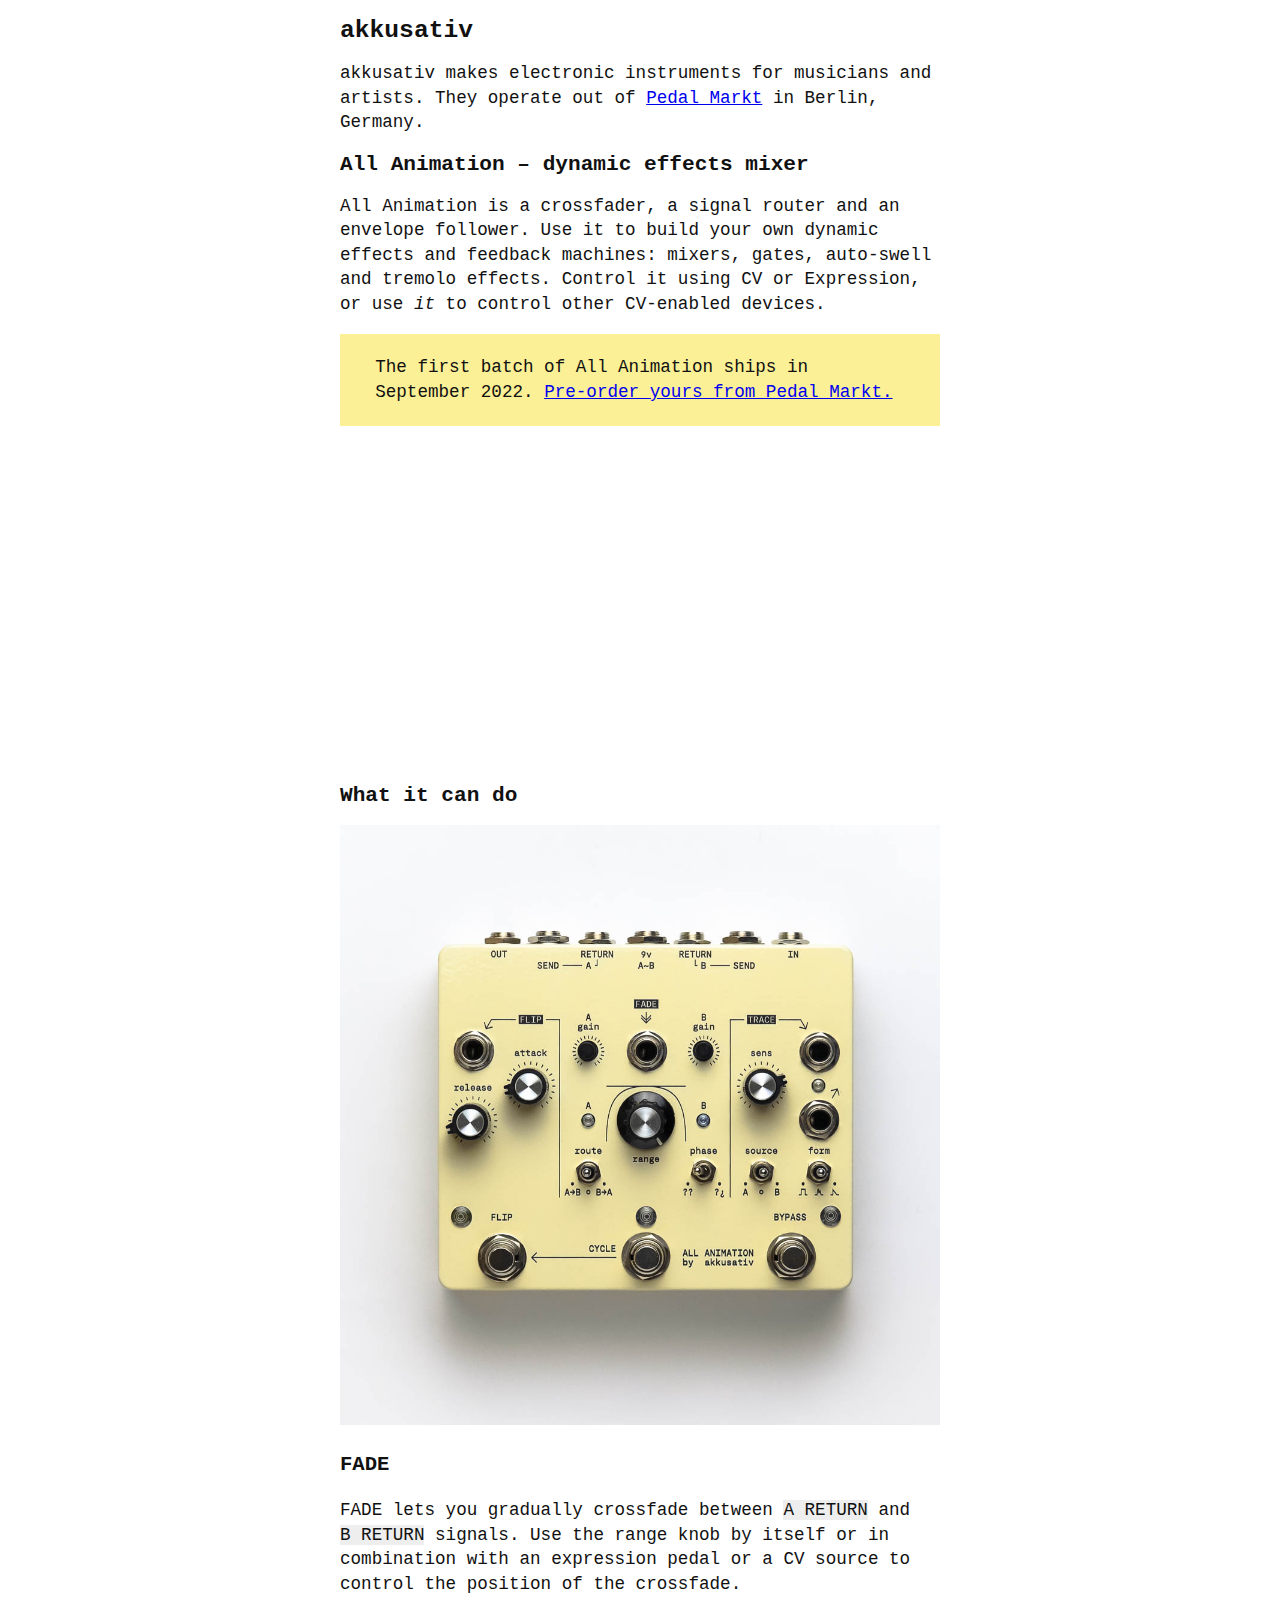
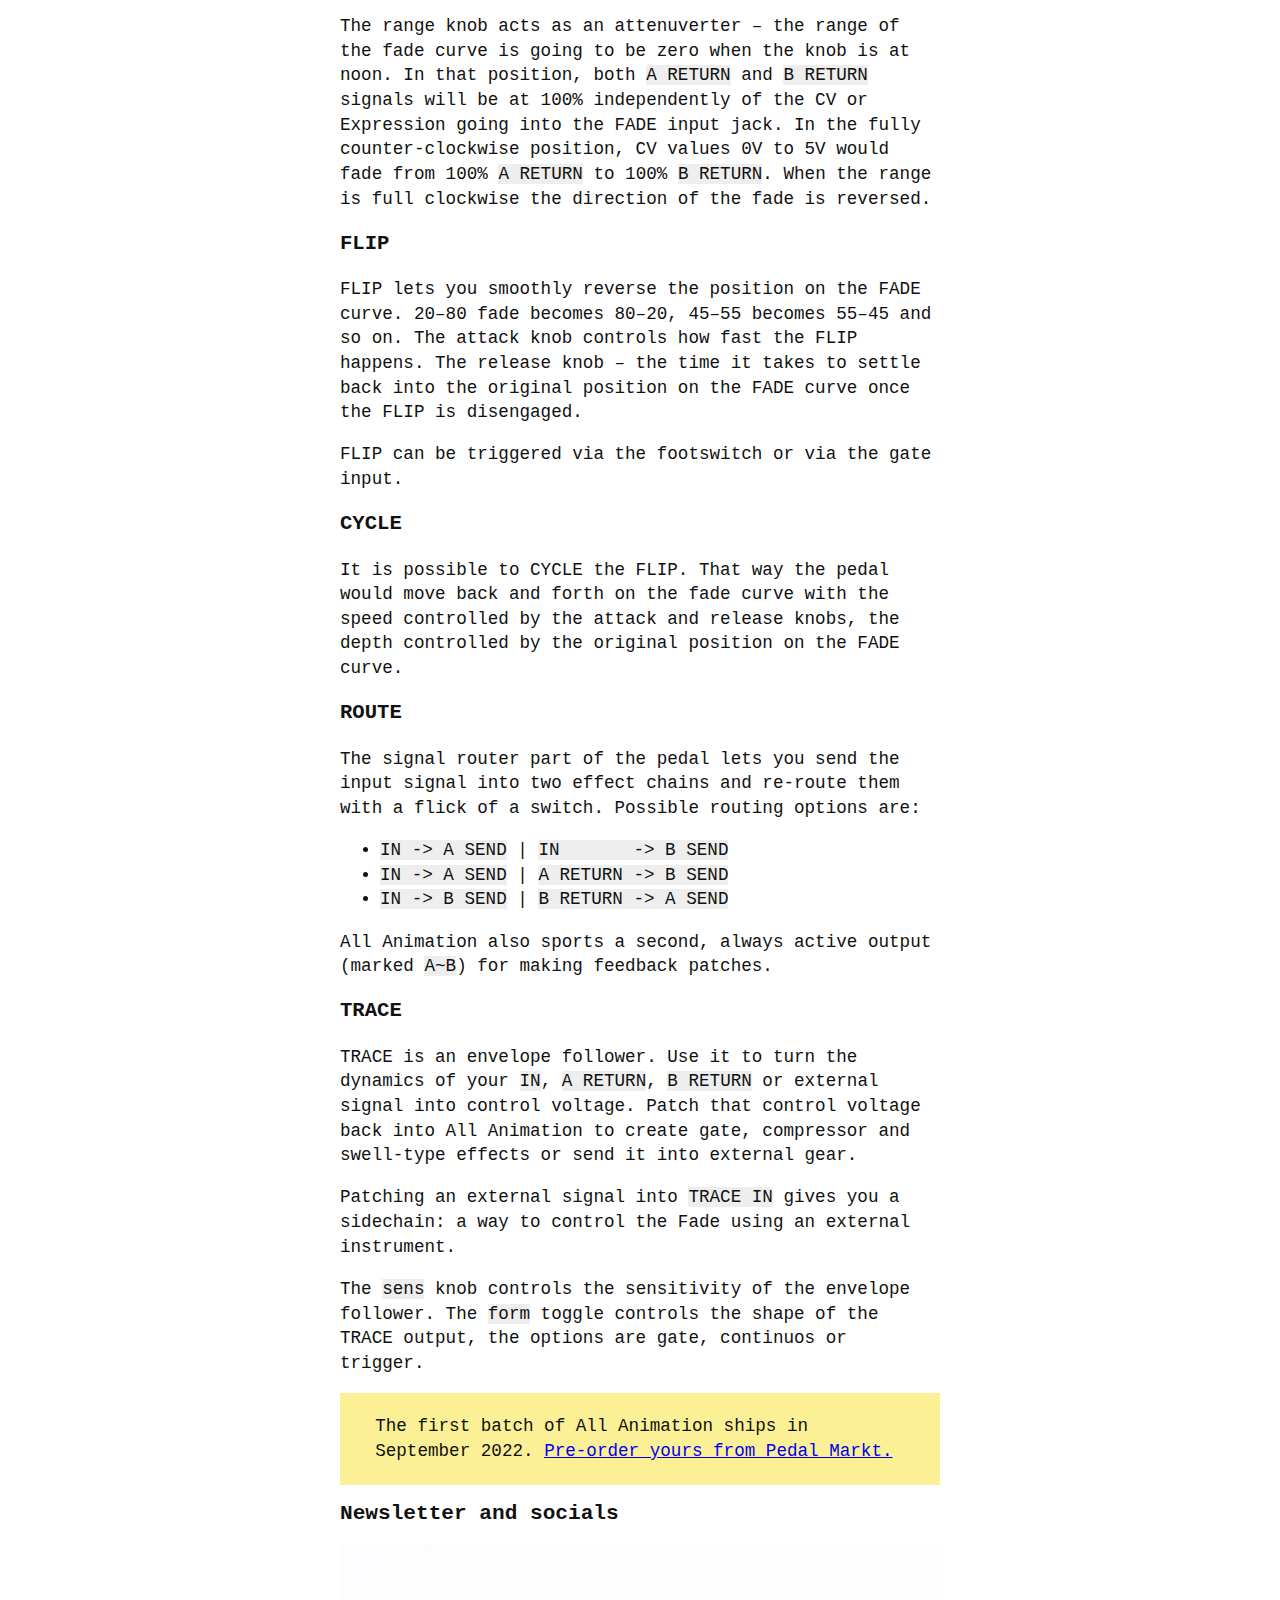
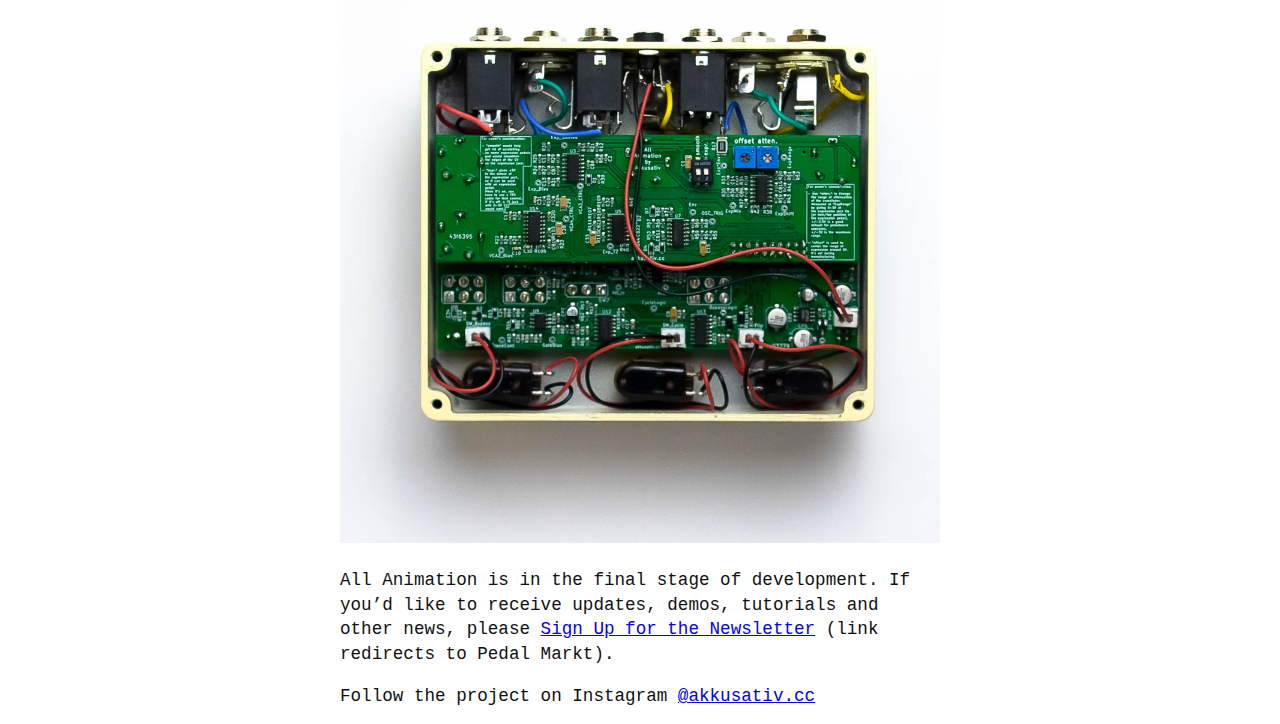
<file: index.html>
<!DOCTYPE html>
<html lang="EN">
<head>
  <meta charset="utf-8" />
  <meta http-equiv="X-UA-Compatible" content="IE=edge,chrome=1" />
  <title>All Animation by akkusativ</title>
  <meta name="viewport" content="width=device-width, initial-scale=1.0" />
  <style id="mkstylesheet">
*, *:after, *:before {
  box-sizing: border-box;
}

html {
  font-size: 1.1em;
  --black: #111;
  --grey0: #eeeeee;
}

#wrapper {
  font-size: 1em;
  font-family: Moderat Mono, Fira Code, monospace;
  font-weight: 400;
  max-width: 600px !important;
  margin: auto;
  color: var(--black);
  line-height: 1.4em;
}

#wrapper h1 {
  line-height: 1.1em;
  font-weight: 600;
  font-size: 1.4em;
}

#wrapper h2 {
  font-size: 1.2em;
  font-weight: 600;
  line-height: 1.1em;
  font-weight: medium;
}


#wrapper figure {
  margin: auto;
}

@media (max-width: 600px) {
  #wrapper {
    margin: 0px 16px;
  }
}

@media (max-width: 400px) {
  #wrapper {
    margin: 0px 8px;
  }
}

#wrapper p {
  font-weight: 500;
}

pre, code {
  font-family: Moderat Mono, Fira Code, monospace;
  white-space: pre;
  background-color: var(--grey0);
}

img {
  max-width: 100%;
  padding: 0;
  margin: 0;
}

blockquote {
  background: #fbf096;
  margin: 0;
  padding: 0.2em 2em;
}

iframe {
  /* min-width: 560px; */
  min-height: 315px;
  width: 100%;
}
#mkreplaced-toc{list-style-position:inside;padding:0;margin:0 0 0 1rem;list-style-type:none}#mkreplaced-toc li::before{content:''}#mkreplaced-toc li{font-size:1rem;line-height:1.25;font-weight:normal}#mkreplaced-toc li ul{font-size:1.3rem;font-weight:300;padding:.5rem 0;margin:0 0 0 1rem}#mkreplaced-toc li.missing{list-style-type:none !important}#mkreplaced-toc.max-1 ul,#mkreplaced-toc.max1 ul{display:none}#mkreplaced-toc.max-2 ul ul,#mkreplaced-toc.max2 ul ul{display:none}#mkreplaced-toc.max-3 ul ul ul,#mkreplaced-toc.max3 ul ul ul{display:none}#mkreplaced-toc.max-4 ul ul ul ul,#mkreplaced-toc.max4 ul ul ul ul{display:none}#mkreplaced-toc.max-5 ul ul ul ul ul,#mkreplaced-toc.max5 ul ul ul ul ul{display:none}.mk-rtl{direction:rtl;text-align:right}body.mkkatex-number-equations{counter-reset:eqnum}body.mkkatex-number-equations .katex-display{position:relative}body.mkkatex-number-equations .katex-display::after{counter-increment:eqnum;content:"(" counter(eqnum) ")";position:absolute;left:0;top:25%}body.mkkatex-number-equations.mkkatex-number-equations-right .katex-display::after{right:0;left:auto}.mkprinting,.mkprinting #wrapper{height:auto;margin-bottom:0;padding-bottom:0}.hideProgress #generated-toc,.hideProgress #firstdiff,.hideProgress #toc-title,.hideProgress #mkdocumentprogress,.hideProgress #mkincludechart,.hideProgress #mkprogressbar1,.hideProgress #mkprogressbar2,.hideProgress b.bookmark,.hideProgress .mkscrollmeter,.hideProgress #alllinks,.hideProgress #criticnav,.hideProgress .popup,.hideProgress #progressindicator,.hideProgress #mkautoscroll,.mkprinting #generated-toc,.mkprinting #firstdiff,.mkprinting #toc-title,.mkprinting #mkdocumentprogress,.mkprinting #mkincludechart,.mkprinting #mkprogressbar1,.mkprinting #mkprogressbar2,.mkprinting b.bookmark,.mkprinting .mkscrollmeter,.mkprinting #alllinks,.mkprinting #criticnav,.mkprinting .popup,.mkprinting #progressindicator,.mkprinting #mkautoscroll{display:none !important}.hideProgress .mkstyledtag,.mkprinting .mkstyledtag{display:none}.mkcolor-grammar-error,.mkcolor-spell-error{background:none;border-bottom:none}.mkprinting.mkshowcomments .mkstyledtag{display:inline;background:#ccc;padding:3px 9px;border-radius:20px;font-size:1}@media print{body{background:white;line-height:1.4}html,body,#wrapper{-moz-box-shadow:none;-webkit-box-shadow:none;box-shadow:none;-webkit-perspective:none !important;-webkit-text-size-adjust:none;border:0;box-sizing:border-box;float:none;margin:0;max-width:100%;padding:0;margin-top:0;width:auto}.critic #wrapper mark.crit{background-color:#fffd38 !important;text-decoration:none;color:#000}h1,h2,h3,h4,h5,h6{page-break-after:avoid}p,h2,h3{orphans:3;widows:3}section{page-break-before:avoid}pre>code{white-space:pre;word-break:break-word}#generated-toc,#firstdiff,#toc-title,#mkdocumentprogress,#mkincludechart,#mkprogressbar1,#mkprogressbar2,.mkscrollmeter,#alllinks,.popup{display:none !important}.suppressprintlinks a{border-bottom:none !important;color:inherit !important;cursor:default !important;text-decoration:none !important}.hrefafterlinktext #wrapper a:link:after,.hrefafterlinktext #wrapper a:visited:after{content:" (" attr(href) ") ";font-size:90%;opacity:.9}.nocodebreak pre{page-break-inside:avoid}img,table,figure{page-break-inside:avoid}.breakfootnotes .footnotes{page-break-before:always}.breakfootnotes .footnotes hr{display:none}#mktoctitle{display:block}#print-title{border-bottom:solid 1px #666;display:block}#wrapper pre{white-space:pre;white-space:pre-wrap;word-wrap:break-word}#wrapper #generated-toc-clone,#wrapper #mkreplaced-toc{display:block}.task-list{padding-left:3.3rem}.mkstyle--ink .task-list,.mkstyle--swiss .task-list{padding-left:3.3rem !important}.mkstyle--upstandingcitizen .task-list,.mkstyle--github .task-list{padding-left:3.6rem !important}.mkstyle--manuscript .task-list{padding-left:2.4rem !important}.mkstyle--amblin .task-list{padding-left:2.1rem !important}.mkstyle--grump .task-list{padding-left:1rem !important}.mkstyle--grump .task-list .task-list-item-checkbox{left:0 !important}.task-list .task-list-item{list-style-type:none !important;left:auto}.task-list .task-list-item .task-list-item-checkbox{-webkit-appearance:none;position:relative;left:auto}.task-list .task-list-item .task-list-item-checkbox:before{border:solid 1px #aaa;border-radius:2px;color:white;content:' ';display:block;font-weight:bold;height:1em;left:-1rem;line-height:1;position:absolute;text-align:center;top:-.75em;width:1em}.task-list .gh-complete.task-list-item .task-list-item-checkbox:before{background:#838387;content:'\2713'}}
#wrapper #generated-toc-clone,#wrapper #mkreplaced-toc,#wrapper #generated-toc-clone ul,#wrapper #mkreplaced-toc ul{list-style-position:inside}#wrapper #generated-toc-clone li.missing,#wrapper #mkreplaced-toc li.missing{list-style-type: none!important}#wrapper #generated-toc-clone ul,#wrapper #mkreplaced-toc ul{list-style-type: upper-roman}#wrapper #generated-toc-clone>ul>li>ul,#wrapper #mkreplaced-toc>li>ul {list-style-type: decimal}#wrapper #generated-toc-clone>ul>li>ul>li>ul,#wrapper #mkreplaced-toc>li>ul>li>ul{list-style-type: decimal-leading-zero}#wrapper #generated-toc-clone>ul>li>ul>li>ul>li>ul,#wrapper #mkreplaced-toc>li>ul>li>ul>li>ul{list-style-type: lower-greek}#wrapper #generated-toc-clone>ul>li>ul>li>ul>li>ul>li>ul,#wrapper #mkreplaced-toc>li>ul>li>ul>li>ul>li>ul{list-style-type: disc}#wrapper #generated-toc-clone>ul>li>ul>li>ul>li>ul>li>ul>li>ul,#wrapper #mkreplaced-toc>li>ul>li>ul>li>ul>li>ul>li>ul{list-style-type: square}#wrapper #generated-toc-clone,#wrapper #mkreplaced-toc{}
</style>

<style id="mkprintstyles">@media print{#wrapper #generated-toc-clone,#generated-toc{display:none!important}
html,body,#wrapper{font-size:10pt!important}
}
</style>


  </head>
<body class="normal">
  <div id="wrapper">
<h1 id="akkusativ">akkusativ</h1>

<p>akkusativ makes electronic instruments for musicians and
artists. They operate out of <a href="https://pedalmarkt.com">Pedal
Markt</a> in Berlin, Germany.</p>

<h2 id="allanimation%E2%80%93dynamiceffectsmixer">All Animation – dynamic effects mixer</h2>

<p>All Animation is a crossfader, a signal router and an
envelope follower. Use it to build your own dynamic effects
and feedback machines: mixers, gates, auto-swell and tremolo
effects. Control it using CV or Expression, or use <em>it</em> to
control other CV-enabled devices.</p>

<blockquote>
<p>The first batch of All Animation ships in September 2022.
<a href="https://pedalmarkt.com/products/akkusativ-all-animation-dynamic-effects-mixer">Pre-order yours from Pedal Markt.</a></p>
</blockquote>

<p><iframe src="https://www.youtube.com/embed/BSyvsNLPxbg" title="YouTube video player" frameborder="0" allow="accelerometer; autoplay; clipboard-write; encrypted-media; gyroscope; picture-in-picture" allowfullscreen></iframe></p>

<h2 id="whatitcando">What it can do</h2>

<p><a href="/img/outside_1000.jpg">
<figure>
 <img
    srcset="img/outside_400.jpg 400w,
            img/outside_600.jpg 600w,
            img/outside_1000.jpg 1000w"
    sizes="(max-width: 400px) 400px, (max-width: 600px) 600px, 1000px"
    src="img/outside_1000.jpg"
    alt="All Animation pedal picture from above"
  />
</figure>
</a></p>

<h3 id="fade">FADE</h3>

<p>FADE lets you gradually crossfade between <code>A RETURN</code> and
<code>B RETURN</code> signals. Use the range knob by itself or in
combination with an expression pedal or a CV source to
control the position of the crossfade.</p>

<p>The range knob acts as an attenuverter – the range of the
fade curve is going to be zero when the knob is at noon.
In that position, both <code>A RETURN</code> and <code>B RETURN</code> signals will
be at 100% independently of the CV or Expression going into
the FADE input jack. In the fully counter-clockwise position,
CV values 0V to 5V would fade from 100% <code>A RETURN</code> to 100%
<code>B RETURN</code>. When the range is full clockwise the direction
of the fade is reversed.</p>

<h3 id="flip">FLIP</h3>

<p>FLIP lets you smoothly reverse the position on the FADE
curve. 20&#8211;80 fade becomes 80&#8211;20, 45&#8211;55 becomes 55&#8211;45 and so on.
The attack knob controls how fast the FLIP happens. The
release knob – the time it takes to settle back into the
original position on the FADE curve once the FLIP is
disengaged.</p>

<p>FLIP can be triggered via the footswitch or via the gate
input.</p>

<h3 id="cycle">CYCLE</h3>

<p>It is possible to CYCLE the FLIP. That way the pedal would
move back and forth on the fade curve with the speed
controlled by the attack and release knobs, the depth
controlled by the original position on the FADE curve.</p>

<h3 id="route">ROUTE</h3>

<p>The signal router part of the pedal lets you send the input
signal into two effect chains and re-route them with a flick
of a switch. Possible routing options are:</p>

<ul>
<li><code>IN -&gt; A SEND</code> | <code>IN       -&gt; B SEND</code></li>
<li><code>IN -&gt; A SEND</code> | <code>A RETURN -&gt; B SEND</code></li>
<li><code>IN -&gt; B SEND</code> | <code>B RETURN -&gt; A SEND</code></li>
</ul>

<p>All Animation also sports a second, always active output
(marked <code>A~B</code>) for making feedback patches.</p>

<h3 id="trace">TRACE</h3>

<p>TRACE is an envelope follower. Use it to turn the
dynamics of your <code>IN</code>, <code>A RETURN</code>, <code>B RETURN</code> or external
signal into control voltage. Patch that control voltage
back into All Animation to create gate, compressor and
swell-type effects or send it into external gear.</p>

<p>Patching an external signal into <code>TRACE IN</code> gives
you a sidechain: a way to control the Fade using an
external instrument.</p>

<p>The <code>sens</code> knob controls the sensitivity of the envelope
follower. The <code>form</code> toggle controls the shape of the TRACE
output, the options are gate, continuos or trigger.</p>
<!--
The original idea was to make an ABY pedal that can blend
the A and B signals continuously, instead of only having
full A, full B or (A + B) options. With All Animation you
can use an expression pedal or a CV source to mix the two
signals dynamically.

The crossfader part of the pedal uses a slow-fade curve to
make the transition sound smooth. Both channels are at 100%
volume in the middle of the fade. As you go from the center
towards one of the ends of the curve, one of the channels
stays at 100% volume while the other gets exponentially
quieter. That helps avoid volume drops and the crossfade
sounds more natural compared to for example a linear curve.
-->

<blockquote>
<p>The first batch of All Animation ships in September 2022.
<a href="https://pedalmarkt.com/products/akkusativ-all-animation-dynamic-effects-mixer">Pre-order yours from Pedal Markt.</a></p>
</blockquote>

<h2 id="newsletterandsocials">Newsletter and socials</h2>
<figure>
 <img
    srcset="img/inside_400.jpg 400w,
            img/inside_600.jpg 600w,
            img/inside_1000.jpg 1000w"
    sizes="(max-width: 400px) 400px, (max-width: 600px) 600px, 1000px"
    src="img/inside_1000.jpg"
    alt="All Animation pedal on the inside"
  />
</figure>

<p>All Animation is in the final stage of development. If you&#8217;d
like to receive updates, demos, tutorials and other news,
please <a href="https://pedalmarkt.com/pages/get-updates-from-akkusativ">Sign Up for the Newsletter</a>
(link redirects to Pedal Markt).</p>

<p>Follow the project on Instagram <a href="https://instagram.com/akkusativ.cc">@akkusativ.cc</a></p>
<!-- ##END MARKED WRAPPER## -->
    </div>
</body>
</html>
</file>
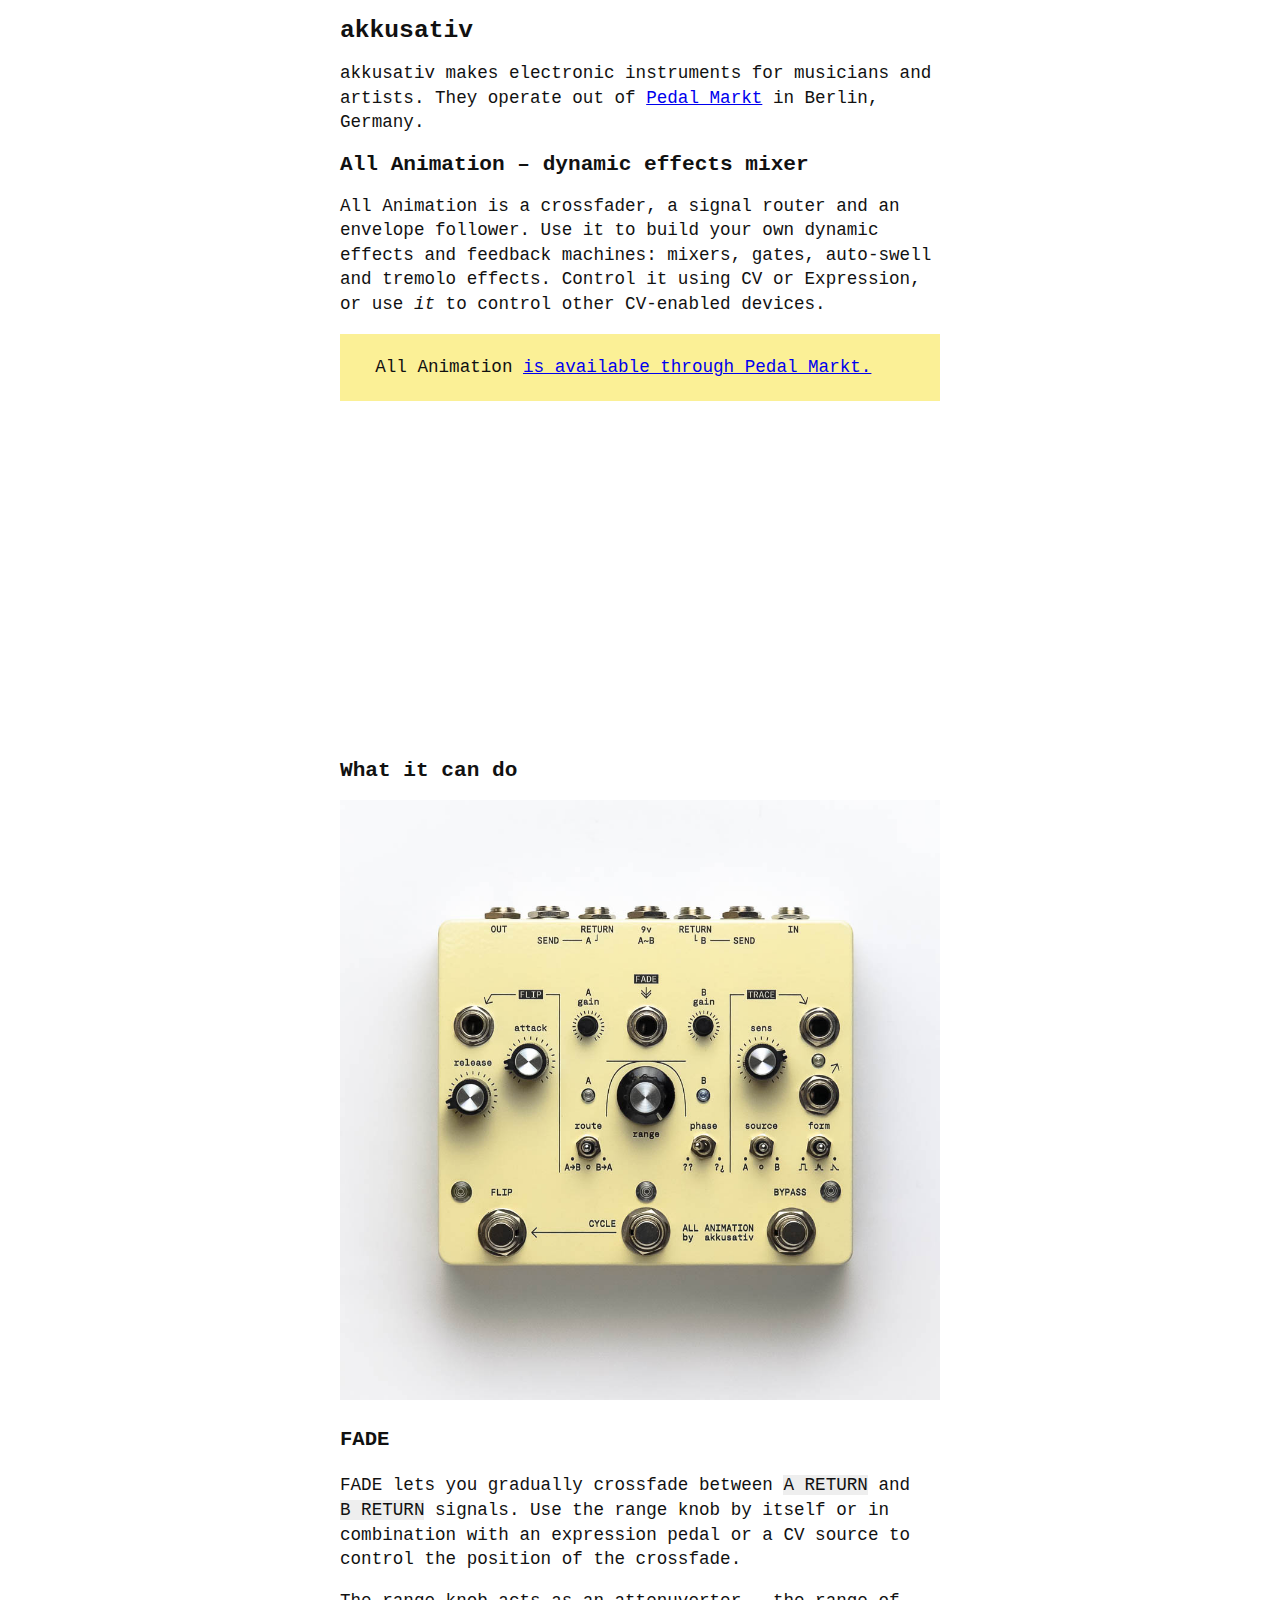
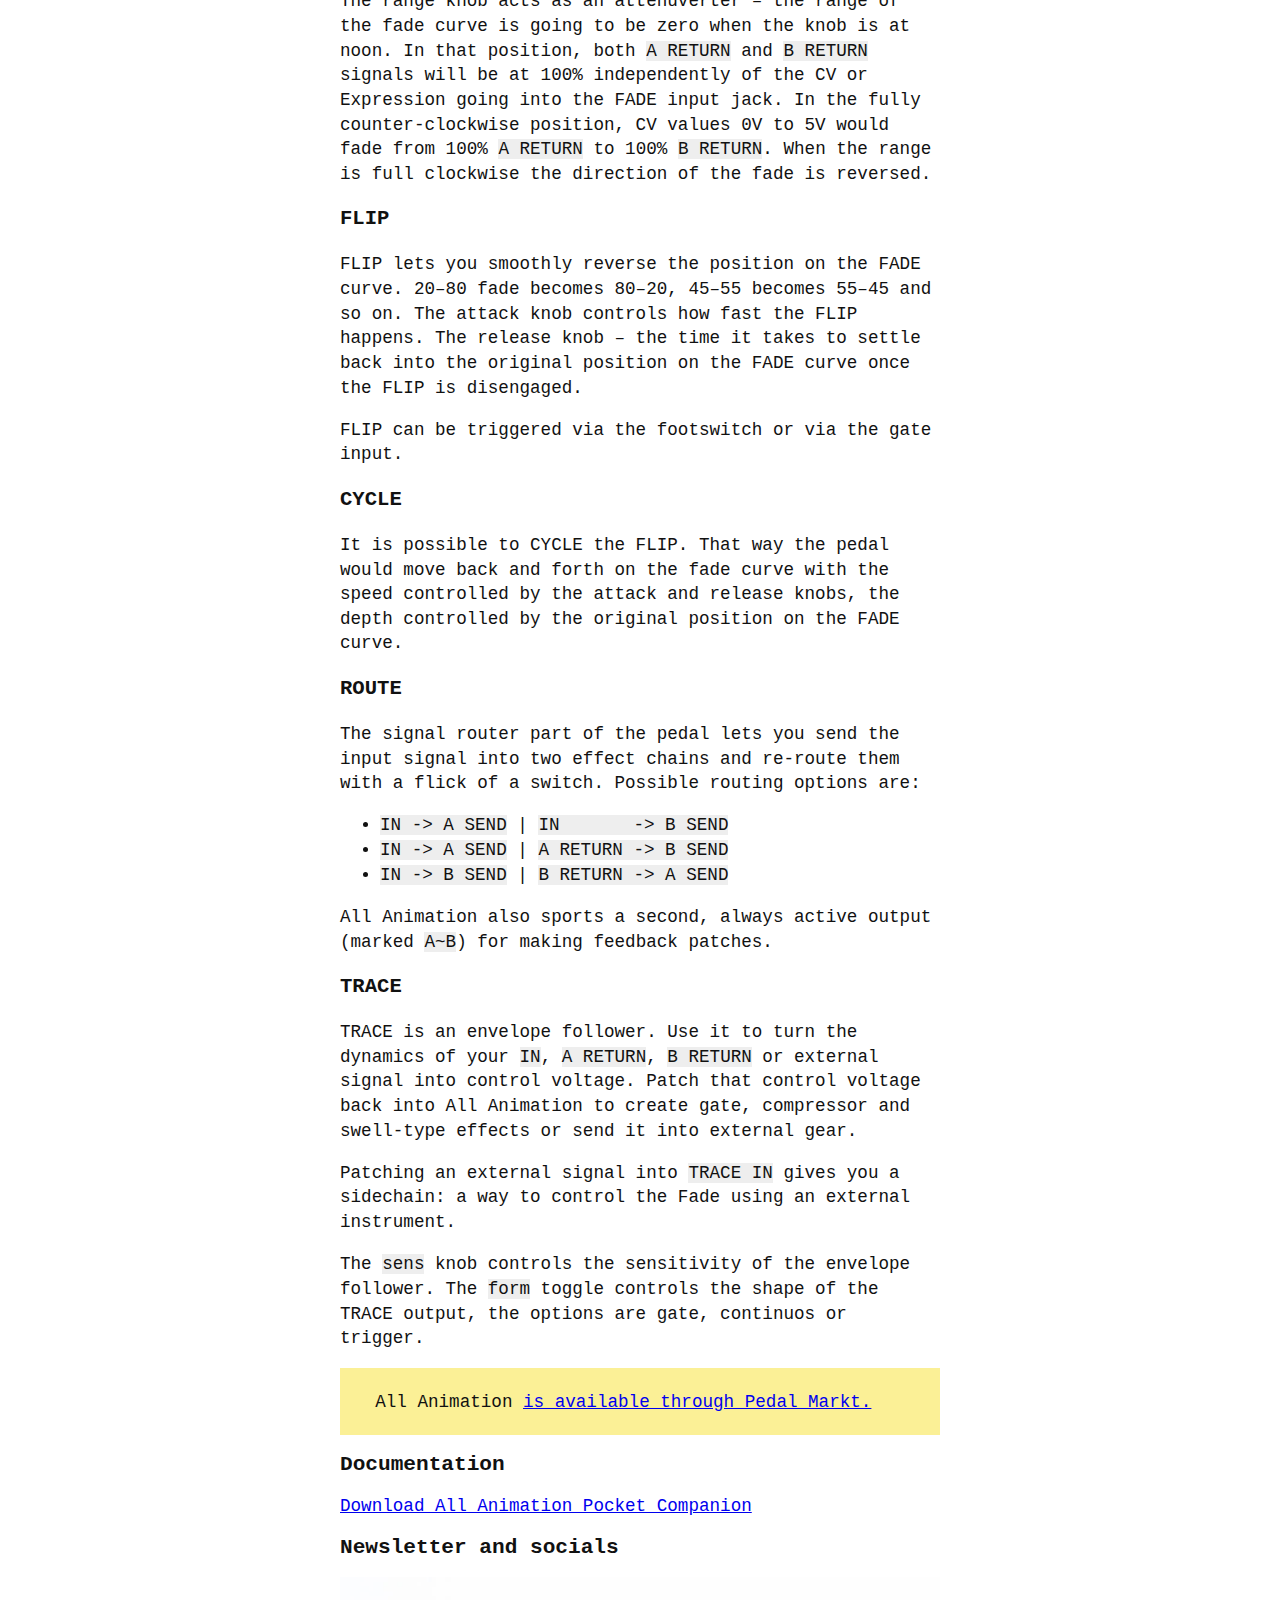
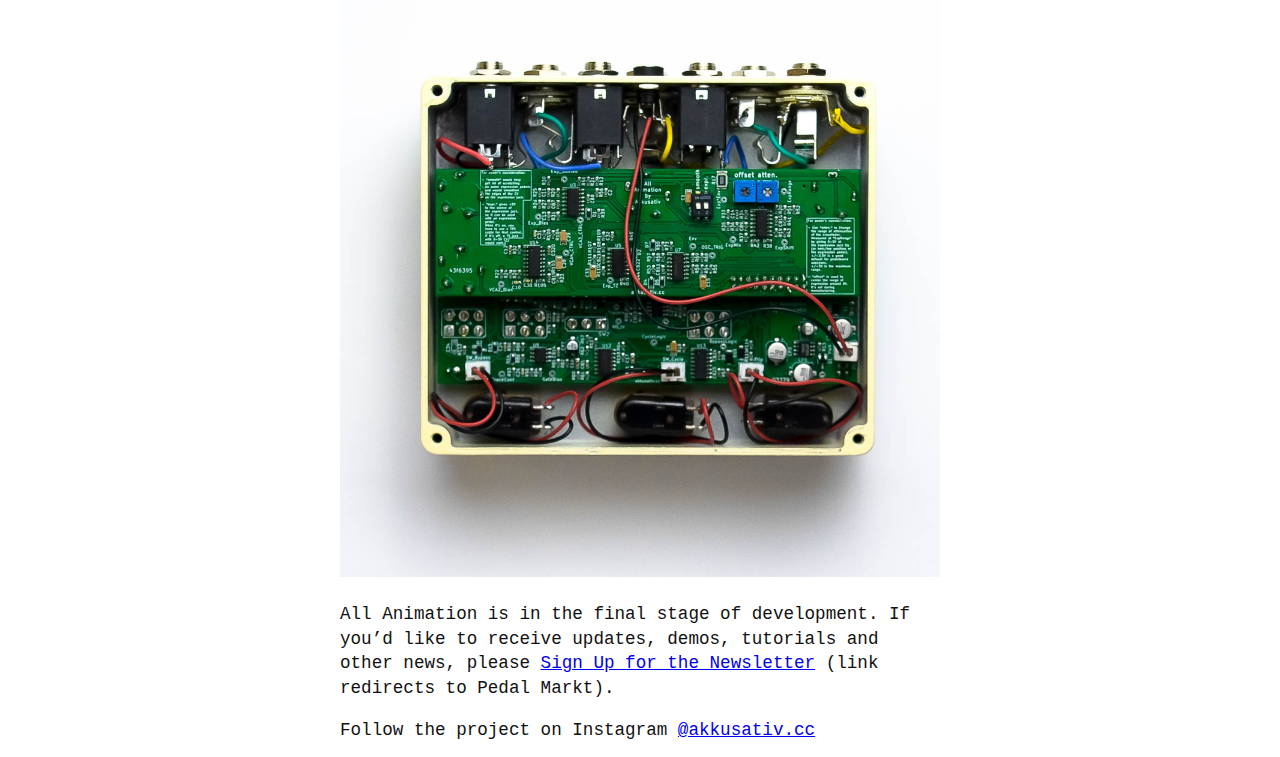
<file: akkusativ.cc/index.html>
<!DOCTYPE html>  
<html lang="DE">
<head>
  <meta charset="utf-8" />
  <meta http-equiv="X-UA-Compatible" content="IE=edge,chrome=1" />
  <title>All Animation by akkusativ</title>
  <meta name="viewport" content="width=device-width, initial-scale=1.0" />
  <style id="mkstylesheet">
*, *:after, *:before {
  box-sizing: border-box;
}

html {
  font-size: 1.1em;
  --black: #111;
  --grey0: #eeeeee;
}

#wrapper {
  font-size: 1em;
  font-family: Moderat Mono, Fira Code, monospace;
  font-weight: 400;
  max-width: 600px !important;
  margin: auto;
  color: var(--black);
  line-height: 1.4em;
}

#wrapper h1 {
  line-height: 1.1em;
  font-weight: 600;
  font-size: 1.4em;
}

#wrapper h2 {
  font-size: 1.2em;
  font-weight: 600;
  line-height: 1.1em;
  font-weight: medium;
}


#wrapper figure {
  margin: auto;
}

@media (max-width: 600px) {
  #wrapper {
    margin: 0px 16px;
  }
}

@media (max-width: 400px) {
  #wrapper {
    margin: 0px 8px;
  }
}

#wrapper p {
  font-weight: 500;
}

pre, code {
  font-family: Moderat Mono, Fira Code, monospace;
  white-space: pre;
  background-color: var(--grey0);
}

img {
  max-width: 100%;
  padding: 0;
  margin: 0;
}

blockquote {
  background: #fbf096;
  margin: 0;
  padding: 0.2em 2em;
}

iframe {
  /* min-width: 560px; */
  min-height: 315px;
  width: 100%;
}
#mkreplaced-toc{list-style-position:inside;padding:0;margin:0 0 0 1rem;list-style-type:none}#mkreplaced-toc li::before{content:''}#mkreplaced-toc li{font-size:1rem;line-height:1.25;font-weight:normal}#mkreplaced-toc li ul{font-size:1.3rem;font-weight:300;padding:.5rem 0;margin:0 0 0 1rem}#mkreplaced-toc li.missing{list-style-type:none !important}#mkreplaced-toc.max-1 ul,#mkreplaced-toc.max1 ul{display:none}#mkreplaced-toc.max-2 ul ul,#mkreplaced-toc.max2 ul ul{display:none}#mkreplaced-toc.max-3 ul ul ul,#mkreplaced-toc.max3 ul ul ul{display:none}#mkreplaced-toc.max-4 ul ul ul ul,#mkreplaced-toc.max4 ul ul ul ul{display:none}#mkreplaced-toc.max-5 ul ul ul ul ul,#mkreplaced-toc.max5 ul ul ul ul ul{display:none}.mk-rtl{direction:rtl;text-align:right}body.mkkatex-number-equations{counter-reset:eqnum}body.mkkatex-number-equations .katex-display{position:relative}body.mkkatex-number-equations .katex-display::after{counter-increment:eqnum;content:"(" counter(eqnum) ")";position:absolute;left:0;top:25%}body.mkkatex-number-equations.mkkatex-number-equations-right .katex-display::after{right:0;left:auto}.mkprinting,.mkprinting #wrapper{height:auto;margin-bottom:0;padding-bottom:0}.hideProgress #generated-toc,.hideProgress #firstdiff,.hideProgress #toc-title,.hideProgress #mkdocumentprogress,.hideProgress #mkincludechart,.hideProgress #mkprogressbar1,.hideProgress #mkprogressbar2,.hideProgress b.bookmark,.hideProgress .mkscrollmeter,.hideProgress #alllinks,.hideProgress #criticnav,.hideProgress .popup,.hideProgress #progressindicator,.hideProgress #mkautoscroll,.mkprinting #generated-toc,.mkprinting #firstdiff,.mkprinting #toc-title,.mkprinting #mkdocumentprogress,.mkprinting #mkincludechart,.mkprinting #mkprogressbar1,.mkprinting #mkprogressbar2,.mkprinting b.bookmark,.mkprinting .mkscrollmeter,.mkprinting #alllinks,.mkprinting #criticnav,.mkprinting .popup,.mkprinting #progressindicator,.mkprinting #mkautoscroll{display:none !important}.hideProgress .mkstyledtag,.mkprinting .mkstyledtag{display:none}.mkcolor-grammar-error,.mkcolor-spell-error{background:none;border-bottom:none}.mkprinting.mkshowcomments .mkstyledtag{display:inline;background:#ccc;padding:3px 9px;border-radius:20px;font-size:1}@media print{body{background:white;line-height:1.4}html,body,#wrapper{-moz-box-shadow:none;-webkit-box-shadow:none;box-shadow:none;-webkit-perspective:none !important;-webkit-text-size-adjust:none;border:0;box-sizing:border-box;float:none;margin:0;max-width:100%;padding:0;margin-top:0;width:auto}.critic #wrapper mark.crit{background-color:#fffd38 !important;text-decoration:none;color:#000}h1,h2,h3,h4,h5,h6{page-break-after:avoid}p,h2,h3{orphans:3;widows:3}section{page-break-before:avoid}pre>code{white-space:pre;word-break:break-word}#generated-toc,#firstdiff,#toc-title,#mkdocumentprogress,#mkincludechart,#mkprogressbar1,#mkprogressbar2,.mkscrollmeter,#alllinks,.popup{display:none !important}.suppressprintlinks a{border-bottom:none !important;color:inherit !important;cursor:default !important;text-decoration:none !important}.hrefafterlinktext #wrapper a:link:after,.hrefafterlinktext #wrapper a:visited:after{content:" (" attr(href) ") ";font-size:90%;opacity:.9}.nocodebreak pre{page-break-inside:avoid}img,table,figure{page-break-inside:avoid}.breakfootnotes .footnotes{page-break-before:always}.breakfootnotes .footnotes hr{display:none}#mktoctitle{display:block}#print-title{border-bottom:solid 1px #666;display:block}#wrapper pre{white-space:pre;white-space:pre-wrap;word-wrap:break-word}#wrapper #generated-toc-clone,#wrapper #mkreplaced-toc{display:block}.task-list{padding-left:3.3rem}.mkstyle--ink .task-list,.mkstyle--swiss .task-list{padding-left:3.3rem !important}.mkstyle--upstandingcitizen .task-list,.mkstyle--github .task-list{padding-left:3.6rem !important}.mkstyle--manuscript .task-list{padding-left:2.4rem !important}.mkstyle--amblin .task-list{padding-left:2.1rem !important}.mkstyle--grump .task-list{padding-left:1rem !important}.mkstyle--grump .task-list .task-list-item-checkbox{left:0 !important}.task-list .task-list-item{list-style-type:none !important;left:auto}.task-list .task-list-item .task-list-item-checkbox{-webkit-appearance:none;position:relative;left:auto}.task-list .task-list-item .task-list-item-checkbox:before{border:solid 1px #aaa;border-radius:2px;color:white;content:' ';display:block;font-weight:bold;height:1em;left:-1rem;line-height:1;position:absolute;text-align:center;top:-.75em;width:1em}.task-list .gh-complete.task-list-item .task-list-item-checkbox:before{background:#838387;content:'\2713'}}
#wrapper #generated-toc-clone,#wrapper #mkreplaced-toc,#wrapper #generated-toc-clone ul,#wrapper #mkreplaced-toc ul{list-style-position:inside}#wrapper #generated-toc-clone li.missing,#wrapper #mkreplaced-toc li.missing{list-style-type: none!important}#wrapper #generated-toc-clone ul,#wrapper #mkreplaced-toc ul{list-style-type: upper-roman}#wrapper #generated-toc-clone>ul>li>ul,#wrapper #mkreplaced-toc>li>ul {list-style-type: decimal}#wrapper #generated-toc-clone>ul>li>ul>li>ul,#wrapper #mkreplaced-toc>li>ul>li>ul{list-style-type: decimal-leading-zero}#wrapper #generated-toc-clone>ul>li>ul>li>ul>li>ul,#wrapper #mkreplaced-toc>li>ul>li>ul>li>ul{list-style-type: lower-greek}#wrapper #generated-toc-clone>ul>li>ul>li>ul>li>ul>li>ul,#wrapper #mkreplaced-toc>li>ul>li>ul>li>ul>li>ul{list-style-type: disc}#wrapper #generated-toc-clone>ul>li>ul>li>ul>li>ul>li>ul>li>ul,#wrapper #mkreplaced-toc>li>ul>li>ul>li>ul>li>ul>li>ul{list-style-type: square}#wrapper #generated-toc-clone,#wrapper #mkreplaced-toc{}
</style>

<style id="mkprintstyles">@media print{#wrapper #generated-toc-clone,#generated-toc{display:none!important}
html,body,#wrapper{font-size:10pt!important}
}
</style>


  </head>
<body class="normal firstload">
  <div id="wrapper">
<h1 id="akkusativ">akkusativ</h1>

<p>akkusativ makes electronic instruments for musicians and
artists. They operate out of <a href="https://pedalmarkt.com">Pedal
Markt</a> in Berlin, Germany.</p>

<h2 id="allanimation%E2%80%93dynamiceffectsmixer">All Animation – dynamic effects mixer</h2>

<p>All Animation is a crossfader, a signal router and an
envelope follower. Use it to build your own dynamic effects
and feedback machines: mixers, gates, auto-swell and tremolo
effects. Control it using CV or Expression, or use <em>it</em> to
control other CV-enabled devices.</p>

<blockquote>
<p>All Animation <a href="https://pedalmarkt.com/products/akkusativ-all-animation-dynamic-effects-mixer">is available through Pedal Markt.</a></p>
</blockquote>

<p><iframe src="https://www.youtube.com/embed/BSyvsNLPxbg" title="YouTube video player" frameborder="0" allow="accelerometer; autoplay; clipboard-write; encrypted-media; gyroscope; picture-in-picture" allowfullscreen></iframe></p>

<h2 id="whatitcando">What it can do</h2>

<p><a href="/img/outside_1000.jpg">
<figure>
 <img
    srcset="img/outside_400.jpg 400w,
            img/outside_600.jpg 600w,
            img/outside_1000.jpg 1000w"
    sizes="(max-width: 400px) 400px, (max-width: 600px) 600px, 1000px"
    src="img/outside_1000.jpg"
    alt="All Animation pedal picture from above"
  />
</figure>
</a></p>

<h3 id="fade">FADE</h3>

<p>FADE lets you gradually crossfade between <code>A RETURN</code> and
<code>B RETURN</code> signals. Use the range knob by itself or in
combination with an expression pedal or a CV source to
control the position of the crossfade.</p>

<p>The range knob acts as an attenuverter – the range of the
fade curve is going to be zero when the knob is at noon.
In that position, both <code>A RETURN</code> and <code>B RETURN</code> signals will
be at 100% independently of the CV or Expression going into
the FADE input jack. In the fully counter-clockwise position,
CV values 0V to 5V would fade from 100% <code>A RETURN</code> to 100%
<code>B RETURN</code>. When the range is full clockwise the direction
of the fade is reversed.</p>

<h3 id="flip">FLIP</h3>

<p>FLIP lets you smoothly reverse the position on the FADE
curve. 20&#8211;80 fade becomes 80&#8211;20, 45&#8211;55 becomes 55&#8211;45 and so on.
The attack knob controls how fast the FLIP happens. The
release knob – the time it takes to settle back into the
original position on the FADE curve once the FLIP is
disengaged.</p>

<p>FLIP can be triggered via the footswitch or via the gate
input.</p>

<h3 id="cycle">CYCLE</h3>

<p>It is possible to CYCLE the FLIP. That way the pedal would
move back and forth on the fade curve with the speed
controlled by the attack and release knobs, the depth
controlled by the original position on the FADE curve.</p>

<h3 id="route">ROUTE</h3>

<p>The signal router part of the pedal lets you send the input
signal into two effect chains and re-route them with a flick
of a switch. Possible routing options are:</p>

<ul>
<li><code>IN -&gt; A SEND</code> | <code>IN       -&gt; B SEND</code></li>
<li><code>IN -&gt; A SEND</code> | <code>A RETURN -&gt; B SEND</code></li>
<li><code>IN -&gt; B SEND</code> | <code>B RETURN -&gt; A SEND</code></li>
</ul>

<p>All Animation also sports a second, always active output
(marked <code>A~B</code>) for making feedback patches.</p>

<h3 id="trace">TRACE</h3>

<p>TRACE is an envelope follower. Use it to turn the
dynamics of your <code>IN</code>, <code>A RETURN</code>, <code>B RETURN</code> or external
signal into control voltage. Patch that control voltage
back into All Animation to create gate, compressor and
swell-type effects or send it into external gear.</p>

<p>Patching an external signal into <code>TRACE IN</code> gives
you a sidechain: a way to control the Fade using an
external instrument.</p>

<p>The <code>sens</code> knob controls the sensitivity of the envelope
follower. The <code>form</code> toggle controls the shape of the TRACE
output, the options are gate, continuos or trigger.</p>

<blockquote>
<p>All Animation <a href="https://pedalmarkt.com/products/akkusativ-all-animation-dynamic-effects-mixer">is available through Pedal Markt.</a></p>
</blockquote>

<h2 id="documentation">Documentation</h2>

<p><a href="/pdf/all-animation-pocket-companion.pdf">Download All Animation Pocket Companion</a></p>

<h2 id="newsletterandsocials">Newsletter and socials</h2>
<figure>
 <img
    srcset="img/inside_400.jpg 400w,
            img/inside_600.jpg 600w,
            img/inside_1000.jpg 1000w"
    sizes="(max-width: 400px) 400px, (max-width: 600px) 600px, 1000px"
    src="img/inside_1000.jpg"
    alt="All Animation pedal on the inside"
  />
</figure>

<p>All Animation is in the final stage of development. If you&#8217;d
like to receive updates, demos, tutorials and other news,
please <a href="https://pedalmarkt.com/pages/get-updates-from-akkusativ">Sign Up for the Newsletter</a>
(link redirects to Pedal Markt).</p>

<p>Follow the project on Instagram <a href="https://instagram.com/akkusativ.cc">@akkusativ.cc</a></p>
<!-- ##END MARKED WRAPPER## -->
    </div>
</body>
</html>
</file>
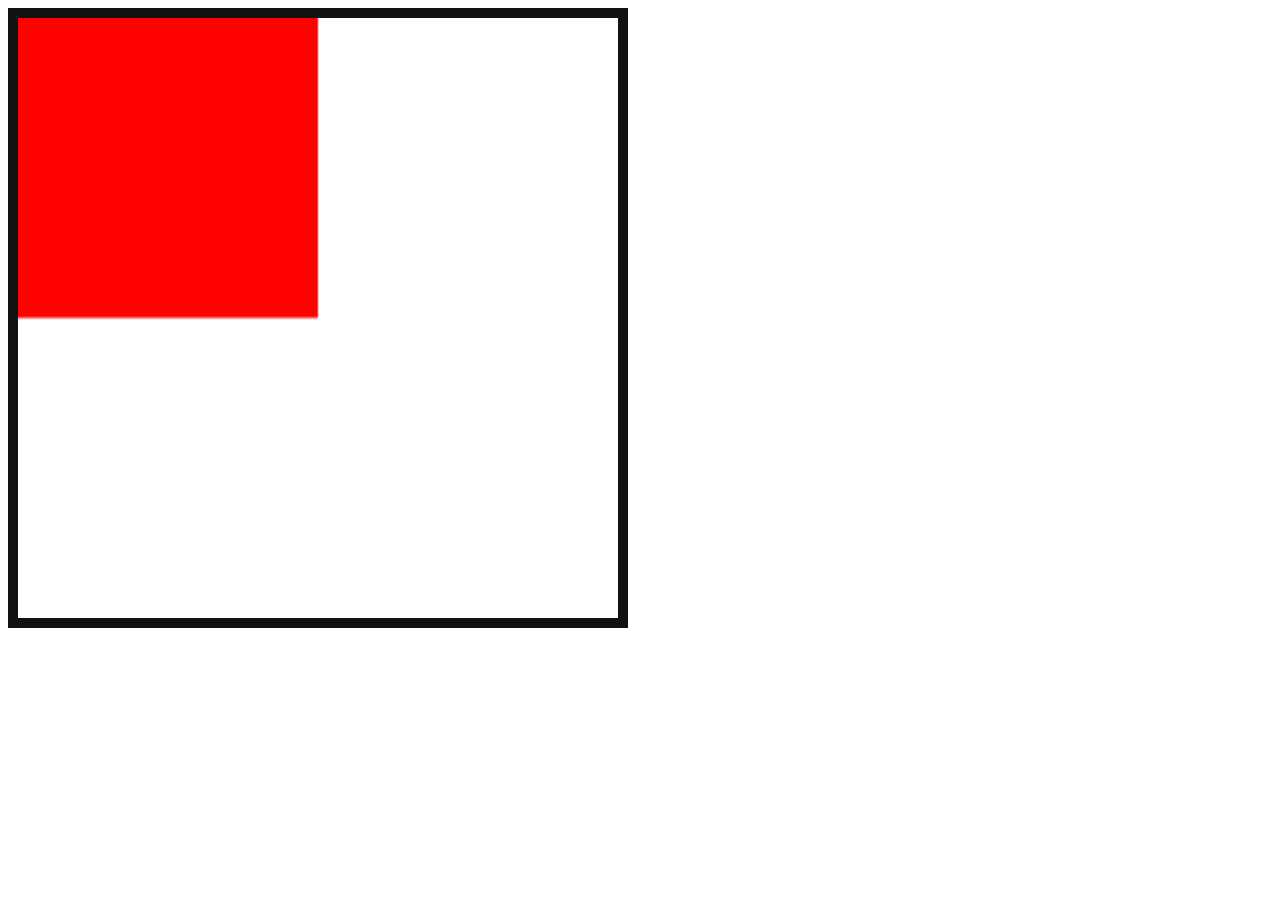
<file: fade-demo.html>
<!doctype html>
<html>
  <head>
<style>

body {
  --black: #111;
}

#fadeAnimationCanvas {
  width: 600px;
  height: 600px;
  border: 10px solid var(--black);
}

</style>
  </head>
  <body>
    <canvas id="fadeAnimationCanvas"/>

<script type="text/javascript">
(function() {
  const canvas = document.getElementById("fadeAnimationCanvas");
  render(
    canvas.getContext("2d"),
    canvas.width,
    canvas.height,
    Date.now()
  )

  function render(ctx, w, h) {
    ctx.fillStyle = "red";
    ctx.fillRect(0, 0, w/2, h/2);
  }
})()
</script>
  </body>
</html>
</file>
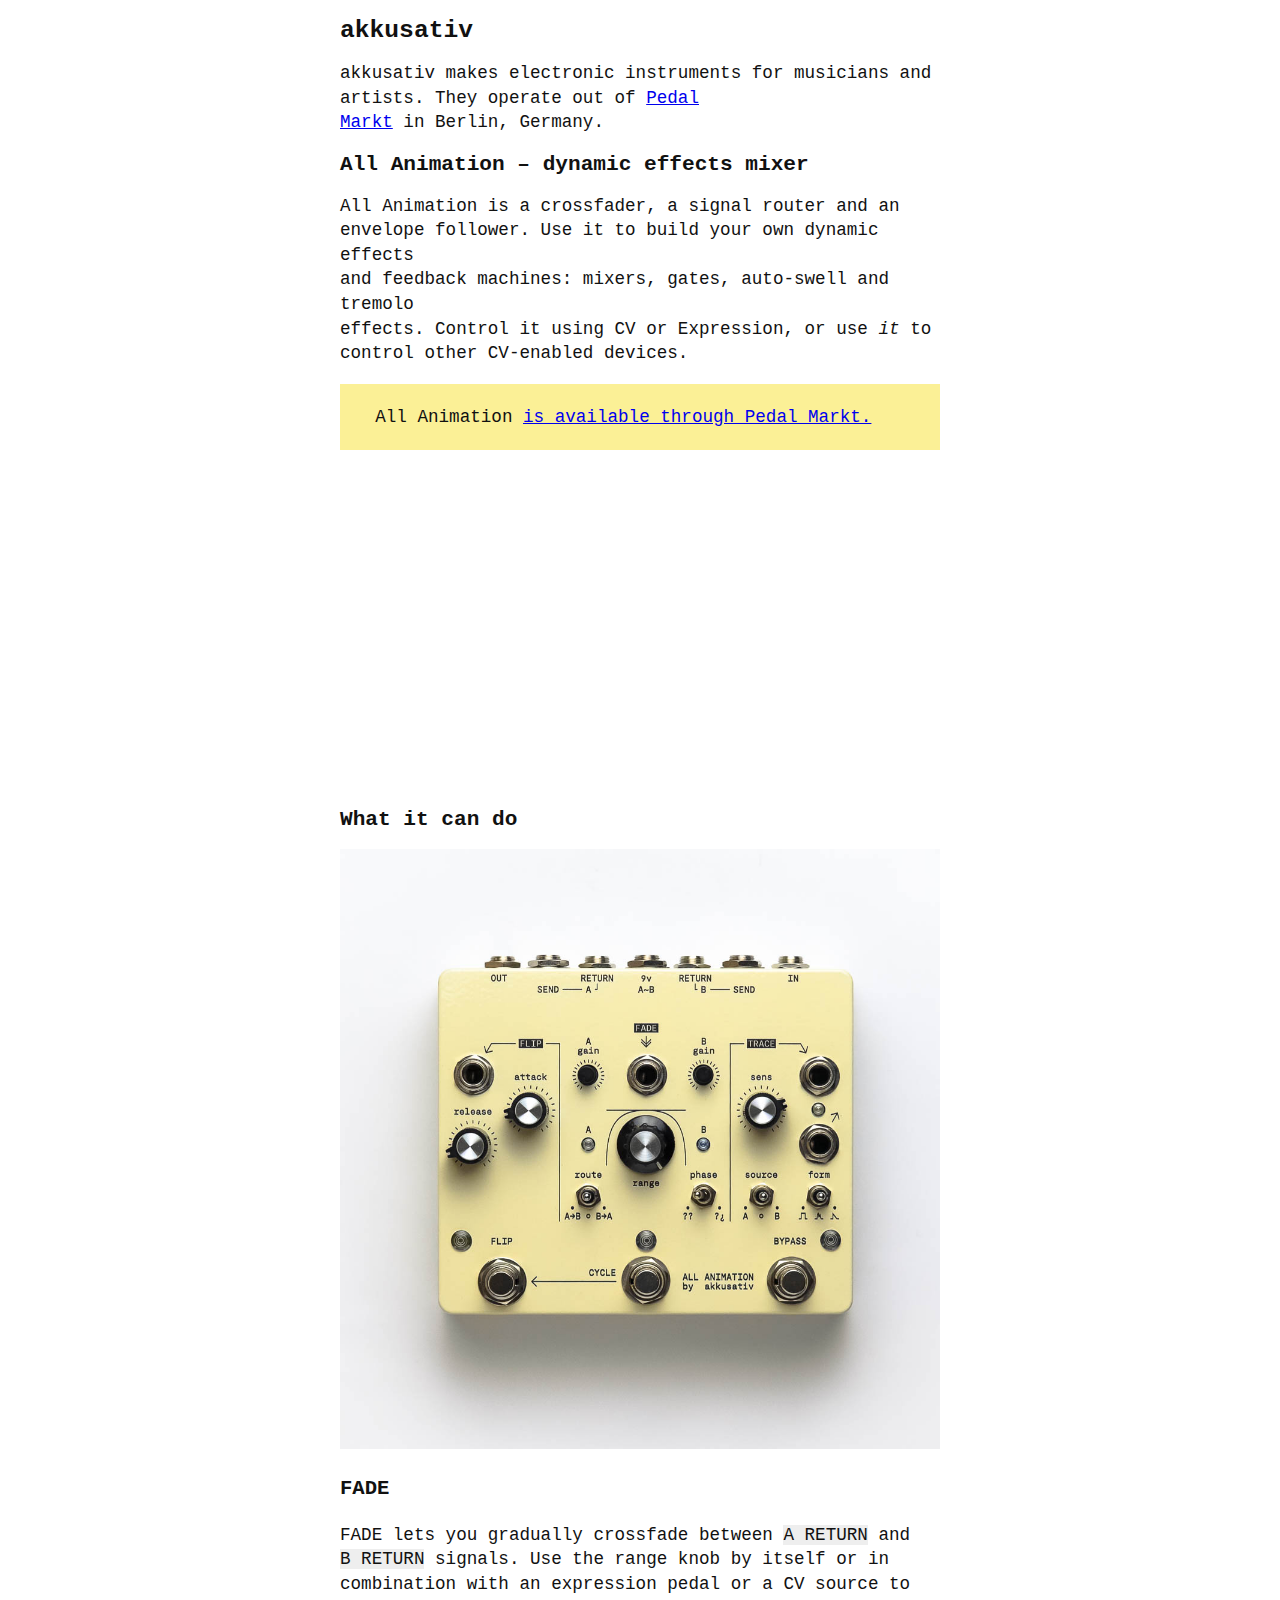
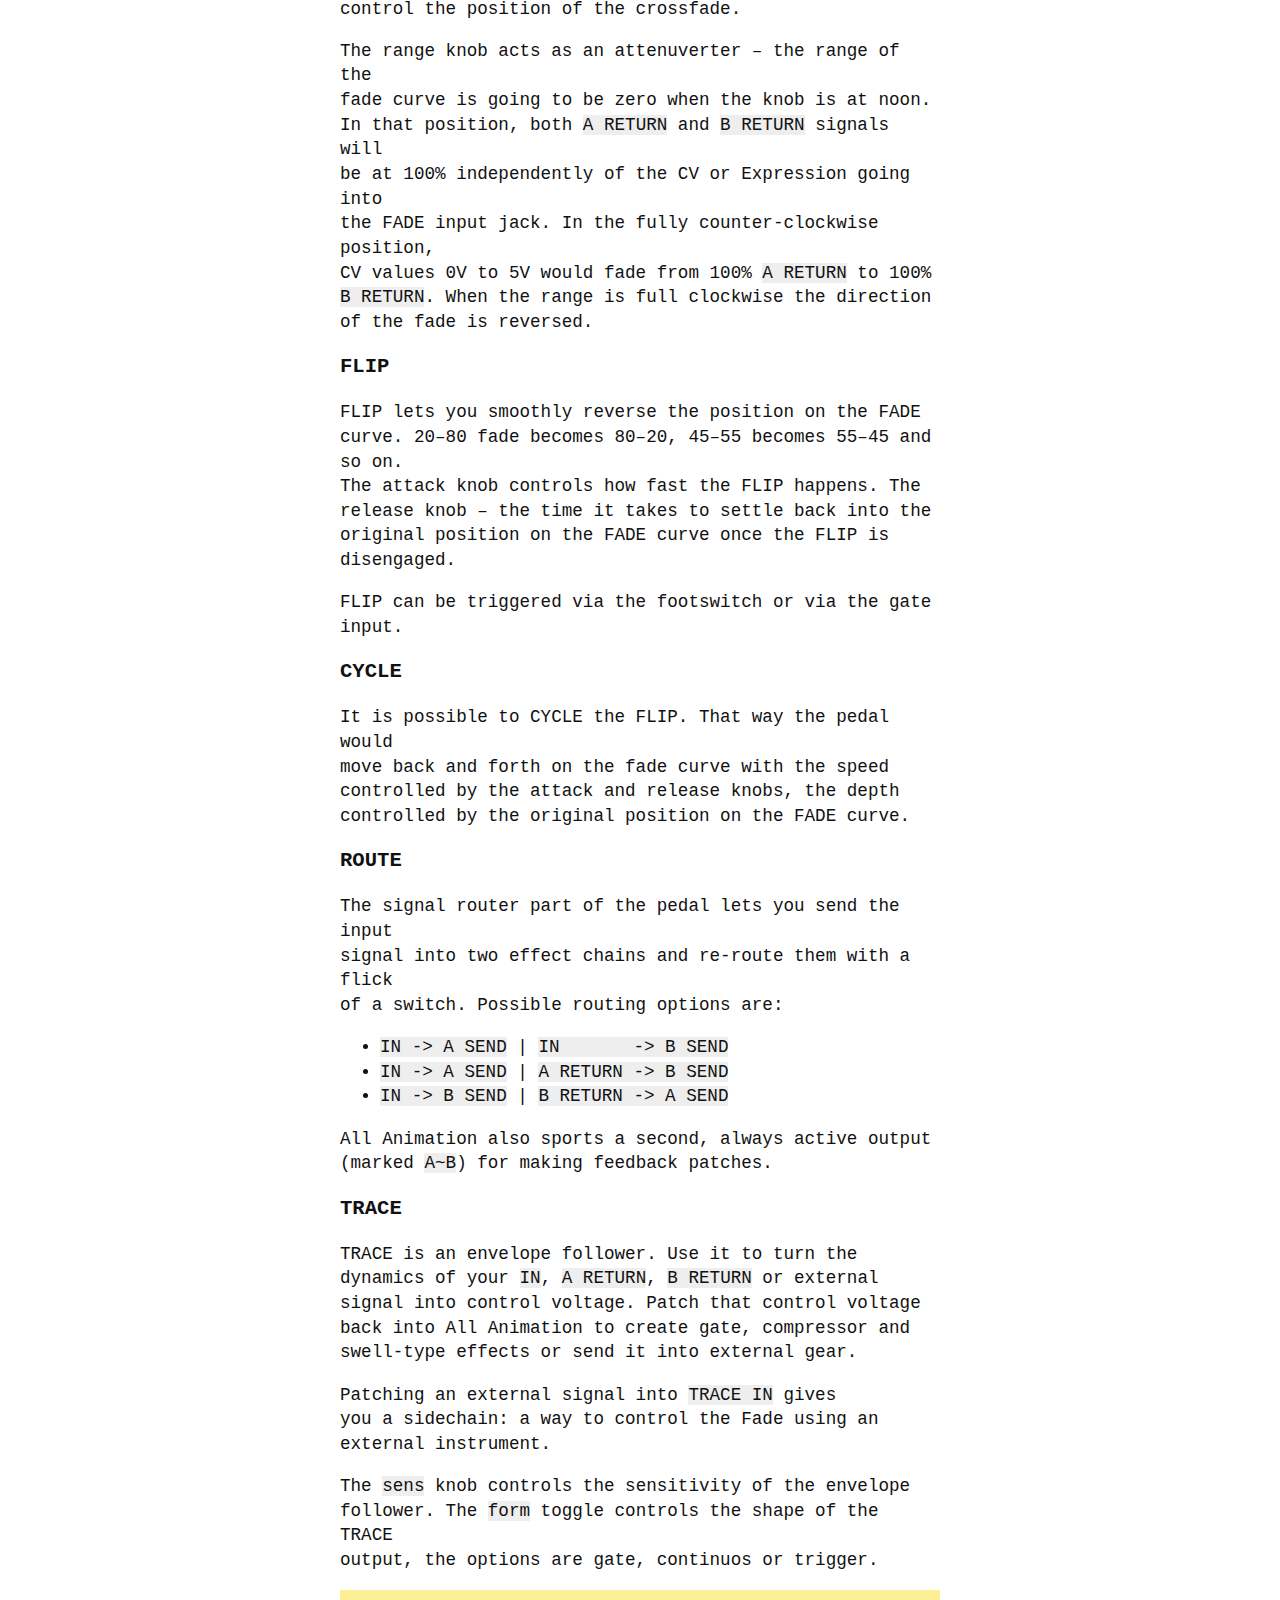
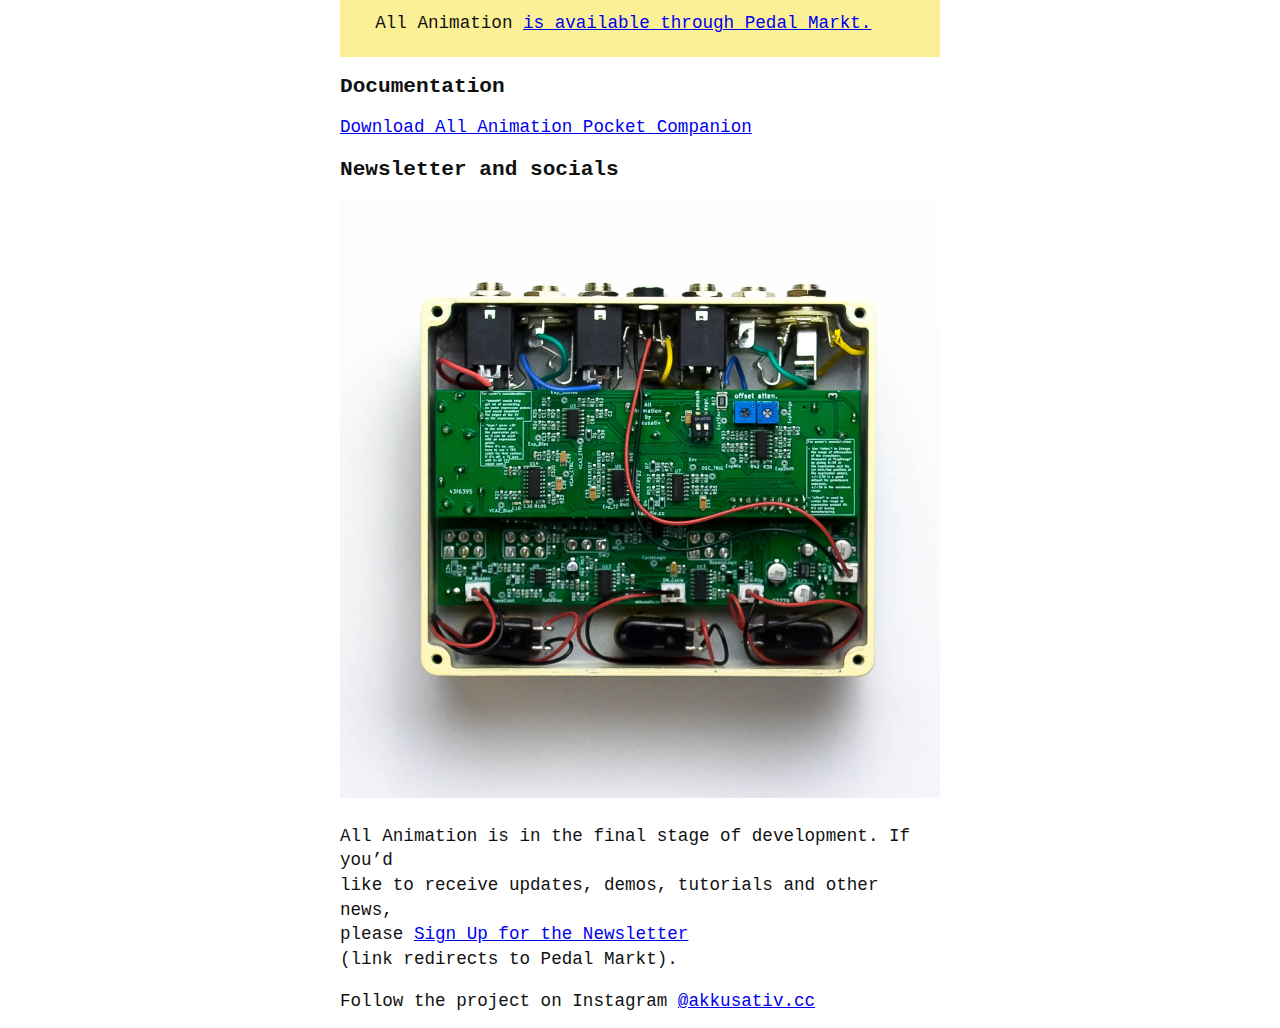
<file: akkusativ.cc/all-animation-doc.html>
<!DOCTYPE html>  
<html lang="DE">
<head>
  <meta charset="utf-8" />
  <meta http-equiv="X-UA-Compatible" content="IE=edge,chrome=1" />
  <title>All Animation by akkusativ</title>
  <meta name="viewport" content="width=device-width, initial-scale=1.0" />
  <style id="mkstylesheet">
*, *:after, *:before {
  box-sizing: border-box;
}

html {
  font-size: 1.1em;
  --black: #111;
  --grey0: #eeeeee;
}

#wrapper {
  font-size: 1em;
  font-family: Moderat Mono, Fira Code, monospace;
  font-weight: 400;
  max-width: 600px !important;
  margin: auto;
  color: var(--black);
  line-height: 1.4em;
}

#wrapper h1 {
  line-height: 1.1em;
  font-weight: 600;
  font-size: 1.4em;
}

#wrapper h2 {
  font-size: 1.2em;
  font-weight: 600;
  line-height: 1.1em;
  font-weight: medium;
}


#wrapper figure {
  margin: auto;
}

@media (max-width: 600px) {
  #wrapper {
    margin: 0px 16px;
  }
}

@media (max-width: 400px) {
  #wrapper {
    margin: 0px 8px;
  }
}

#wrapper p {
  font-weight: 500;
}

pre, code {
  font-family: Moderat Mono, Fira Code, monospace;
  white-space: pre;
  background-color: var(--grey0);
}

img {
  max-width: 100%;
  padding: 0;
  margin: 0;
}

blockquote {
  background: #fbf096;
  margin: 0;
  padding: 0.2em 2em;
}

iframe {
  /* min-width: 560px; */
  min-height: 315px;
  width: 100%;
}
#mkreplaced-toc{list-style-position:inside;padding:0;margin:0 0 0 1rem;list-style-type:none}#mkreplaced-toc li::before{content:''}#mkreplaced-toc li{font-size:1rem;line-height:1.25;font-weight:normal}#mkreplaced-toc li ul{font-size:1.3rem;font-weight:300;padding:.5rem 0;margin:0 0 0 1rem}#mkreplaced-toc li.missing{list-style-type:none !important}#mkreplaced-toc.max-1 ul,#mkreplaced-toc.max1 ul{display:none}#mkreplaced-toc.max-2 ul ul,#mkreplaced-toc.max2 ul ul{display:none}#mkreplaced-toc.max-3 ul ul ul,#mkreplaced-toc.max3 ul ul ul{display:none}#mkreplaced-toc.max-4 ul ul ul ul,#mkreplaced-toc.max4 ul ul ul ul{display:none}#mkreplaced-toc.max-5 ul ul ul ul ul,#mkreplaced-toc.max5 ul ul ul ul ul{display:none}.mk-rtl{direction:rtl;text-align:right}body.mkkatex-number-equations{counter-reset:eqnum}body.mkkatex-number-equations .katex-display{position:relative}body.mkkatex-number-equations .katex-display::after{counter-increment:eqnum;content:"(" counter(eqnum) ")";position:absolute;left:0;top:25%}body.mkkatex-number-equations.mkkatex-number-equations-right .katex-display::after{right:0;left:auto}.mkprinting,.mkprinting #wrapper{height:auto;margin-bottom:0;padding-bottom:0}.hideProgress #generated-toc,.hideProgress #firstdiff,.hideProgress #toc-title,.hideProgress #mkdocumentprogress,.hideProgress #mkincludechart,.hideProgress #mkprogressbar1,.hideProgress #mkprogressbar2,.hideProgress b.bookmark,.hideProgress .mkscrollmeter,.hideProgress #alllinks,.hideProgress #criticnav,.hideProgress .popup,.hideProgress #progressindicator,.hideProgress #mkautoscroll,.mkprinting #generated-toc,.mkprinting #firstdiff,.mkprinting #toc-title,.mkprinting #mkdocumentprogress,.mkprinting #mkincludechart,.mkprinting #mkprogressbar1,.mkprinting #mkprogressbar2,.mkprinting b.bookmark,.mkprinting .mkscrollmeter,.mkprinting #alllinks,.mkprinting #criticnav,.mkprinting .popup,.mkprinting #progressindicator,.mkprinting #mkautoscroll{display:none !important}.hideProgress .mkstyledtag,.mkprinting .mkstyledtag{display:none}.mkcolor-grammar-error,.mkcolor-spell-error{background:none;border-bottom:none}.mkprinting.mkshowcomments .mkstyledtag{display:inline;background:#ccc;padding:3px 9px;border-radius:20px;font-size:1}@media print{body{background:white;line-height:1.4}html,body,#wrapper{-moz-box-shadow:none;-webkit-box-shadow:none;box-shadow:none;-webkit-perspective:none !important;-webkit-text-size-adjust:none;border:0;box-sizing:border-box;float:none;margin:0;max-width:100%;padding:0;margin-top:0;width:auto}.critic #wrapper mark.crit{background-color:#fffd38 !important;text-decoration:none;color:#000}h1,h2,h3,h4,h5,h6{page-break-after:avoid}p,h2,h3{orphans:3;widows:3}section{page-break-before:avoid}pre>code{white-space:pre;word-break:break-word}#generated-toc,#firstdiff,#toc-title,#mkdocumentprogress,#mkincludechart,#mkprogressbar1,#mkprogressbar2,.mkscrollmeter,#alllinks,.popup{display:none !important}.suppressprintlinks a{border-bottom:none !important;color:inherit !important;cursor:default !important;text-decoration:none !important}.hrefafterlinktext #wrapper a:link:after,.hrefafterlinktext #wrapper a:visited:after{content:" (" attr(href) ") ";font-size:90%;opacity:.9}.nocodebreak pre{page-break-inside:avoid}img,table,figure{page-break-inside:avoid}.breakfootnotes .footnotes{page-break-before:always}.breakfootnotes .footnotes hr{display:none}#mktoctitle{display:block}#print-title{border-bottom:solid 1px #666;display:block}#wrapper pre{white-space:pre;white-space:pre-wrap;word-wrap:break-word}#wrapper #generated-toc-clone,#wrapper #mkreplaced-toc{display:block}.task-list{padding-left:3.3rem}.mkstyle--ink .task-list,.mkstyle--swiss .task-list{padding-left:3.3rem !important}.mkstyle--upstandingcitizen .task-list,.mkstyle--github .task-list{padding-left:3.6rem !important}.mkstyle--manuscript .task-list{padding-left:2.4rem !important}.mkstyle--amblin .task-list{padding-left:2.1rem !important}.mkstyle--grump .task-list{padding-left:1rem !important}.mkstyle--grump .task-list .task-list-item-checkbox{left:0 !important}.task-list .task-list-item{list-style-type:none !important;left:auto}.task-list .task-list-item .task-list-item-checkbox{-webkit-appearance:none;position:relative;left:auto}.task-list .task-list-item .task-list-item-checkbox:before{border:solid 1px #aaa;border-radius:2px;color:white;content:' ';display:block;font-weight:bold;height:1em;left:-1rem;line-height:1;position:absolute;text-align:center;top:-.75em;width:1em}.task-list .gh-complete.task-list-item .task-list-item-checkbox:before{background:#838387;content:'\2713'}}
#wrapper #generated-toc-clone,#wrapper #mkreplaced-toc,#wrapper #generated-toc-clone ul,#wrapper #mkreplaced-toc ul{list-style-position:inside}#wrapper #generated-toc-clone li.missing,#wrapper #mkreplaced-toc li.missing{list-style-type: none!important}#wrapper #generated-toc-clone ul,#wrapper #mkreplaced-toc ul{list-style-type: upper-roman}#wrapper #generated-toc-clone>ul>li>ul,#wrapper #mkreplaced-toc>li>ul {list-style-type: decimal}#wrapper #generated-toc-clone>ul>li>ul>li>ul,#wrapper #mkreplaced-toc>li>ul>li>ul{list-style-type: decimal-leading-zero}#wrapper #generated-toc-clone>ul>li>ul>li>ul>li>ul,#wrapper #mkreplaced-toc>li>ul>li>ul>li>ul{list-style-type: lower-greek}#wrapper #generated-toc-clone>ul>li>ul>li>ul>li>ul>li>ul,#wrapper #mkreplaced-toc>li>ul>li>ul>li>ul>li>ul{list-style-type: disc}#wrapper #generated-toc-clone>ul>li>ul>li>ul>li>ul>li>ul>li>ul,#wrapper #mkreplaced-toc>li>ul>li>ul>li>ul>li>ul>li>ul{list-style-type: square}#wrapper #generated-toc-clone,#wrapper #mkreplaced-toc{}
</style>

<style id="mkprintstyles">@media print{#wrapper #generated-toc-clone,#generated-toc{display:none!important}
html,body,#wrapper{font-size:10pt!important}
}
</style>


  </head>
<body class="normal firstload">
  <div id="wrapper">
<h1 id="akkusativ">akkusativ</h1>

<p>akkusativ makes electronic instruments for musicians and<br/>
artists. They operate out of <a href="https://pedalmarkt.com">Pedal<br/>
Markt</a> in Berlin, Germany.</p>

<h2 id="allanimation%E2%80%93dynamiceffectsmixer">All Animation – dynamic effects mixer</h2>

<p>All Animation is a crossfader, a signal router and an<br/>
envelope follower. Use it to build your own dynamic effects<br/>
and feedback machines: mixers, gates, auto-swell and tremolo<br/>
effects. Control it using CV or Expression, or use <em>it</em> to<br/>
control other CV-enabled devices.</p>

<blockquote>
<p>All Animation <a href="https://pedalmarkt.com/products/akkusativ-all-animation-dynamic-effects-mixer">is available through Pedal Markt.</a></p>
</blockquote>

<p><iframe src="https://www.youtube.com/embed/BSyvsNLPxbg" title="YouTube video player" frameborder="0" allow="accelerometer; autoplay; clipboard-write; encrypted-media; gyroscope; picture-in-picture" allowfullscreen></iframe></p>

<h2 id="whatitcando">What it can do</h2>

<p><a href="/img/outside_1000.jpg">
<figure>
 <img  
    srcset="img/outside_400.jpg 400w,  
            img/outside_600.jpg 600w,  
            img/outside_1000.jpg 1000w"  
    sizes="(max-width: 400px) 400px, (max-width: 600px) 600px, 1000px"  
    src="img/outside_1000.jpg"  
    alt="All Animation pedal picture from above"  
  /><br/>
</figure>
</a></p>

<h3 id="fade">FADE</h3>

<p>FADE lets you gradually crossfade between <code>A RETURN</code> and<br/>
<code>B RETURN</code> signals. Use the range knob by itself or in<br/>
combination with an expression pedal or a CV source to<br/>
control the position of the crossfade.</p>

<p>The range knob acts as an attenuverter – the range of the<br/>
fade curve is going to be zero when the knob is at noon.<br/>
In that position, both <code>A RETURN</code> and <code>B RETURN</code> signals will<br/>
be at 100% independently of the CV or Expression going into<br/>
the FADE input jack. In the fully counter-clockwise position,<br/>
CV values 0V to 5V would fade from 100% <code>A RETURN</code> to 100%<br/>
<code>B RETURN</code>. When the range is full clockwise the direction<br/>
of the fade is reversed.</p>

<h3 id="flip">FLIP</h3>

<p>FLIP lets you smoothly reverse the position on the FADE<br/>
curve. 20&#8211;80 fade becomes 80&#8211;20, 45&#8211;55 becomes 55&#8211;45 and so on.<br/>
The attack knob controls how fast the FLIP happens. The<br/>
release knob – the time it takes to settle back into the<br/>
original position on the FADE curve once the FLIP is<br/>
disengaged.</p>

<p>FLIP can be triggered via the footswitch or via the gate<br/>
input.</p>

<h3 id="cycle">CYCLE</h3>

<p>It is possible to CYCLE the FLIP. That way the pedal would<br/>
move back and forth on the fade curve with the speed<br/>
controlled by the attack and release knobs, the depth<br/>
controlled by the original position on the FADE curve.</p>

<h3 id="route">ROUTE</h3>

<p>The signal router part of the pedal lets you send the input<br/>
signal into two effect chains and re-route them with a flick<br/>
of a switch. Possible routing options are:</p>

<ul>
<li><code>IN -&gt; A SEND</code> | <code>IN       -&gt; B SEND</code></li>
<li><code>IN -&gt; A SEND</code> | <code>A RETURN -&gt; B SEND</code></li>
<li><code>IN -&gt; B SEND</code> | <code>B RETURN -&gt; A SEND</code></li>
</ul>

<p>All Animation also sports a second, always active output<br/>
(marked <code>A~B</code>) for making feedback patches.</p>

<h3 id="trace">TRACE</h3>

<p>TRACE is an envelope follower. Use it to turn the<br/>
dynamics of your <code>IN</code>, <code>A RETURN</code>, <code>B RETURN</code> or external<br/>
signal into control voltage. Patch that control voltage<br/>
back into All Animation to create gate, compressor and<br/>
swell-type effects or send it into external gear.</p>

<p>Patching an external signal into <code>TRACE IN</code> gives<br/>
you a sidechain: a way to control the Fade using an<br/>
external instrument.</p>

<p>The <code>sens</code> knob controls the sensitivity of the envelope<br/>
follower. The <code>form</code> toggle controls the shape of the TRACE<br/>
output, the options are gate, continuos or trigger.</p>

<blockquote>
<p>All Animation <a href="https://pedalmarkt.com/products/akkusativ-all-animation-dynamic-effects-mixer">is available through Pedal Markt.</a></p>
</blockquote>

<h2 id="documentation">Documentation</h2>

<p><a href="/pdf/all-animation-pocket-companion.pdf">Download All Animation Pocket Companion</a></p>

<h2 id="newsletterandsocials">Newsletter and socials</h2>
<figure>
 <img  
    srcset="img/inside_400.jpg 400w,  
            img/inside_600.jpg 600w,  
            img/inside_1000.jpg 1000w"  
    sizes="(max-width: 400px) 400px, (max-width: 600px) 600px, 1000px"  
    src="img/inside_1000.jpg"  
    alt="All Animation pedal on the inside"  
  /><br/>
</figure>

<p>All Animation is in the final stage of development. If you&#8217;d<br/>
like to receive updates, demos, tutorials and other news,<br/>
please <a href="https://pedalmarkt.com/pages/get-updates-from-akkusativ">Sign Up for the Newsletter</a><br/>
(link redirects to Pedal Markt).</p>

<p>Follow the project on Instagram <a href="https://instagram.com/akkusativ.cc">@akkusativ.cc</a></p>
<!-- ##END MARKED WRAPPER## -->
    </div>
</body>
</html>
</file>
